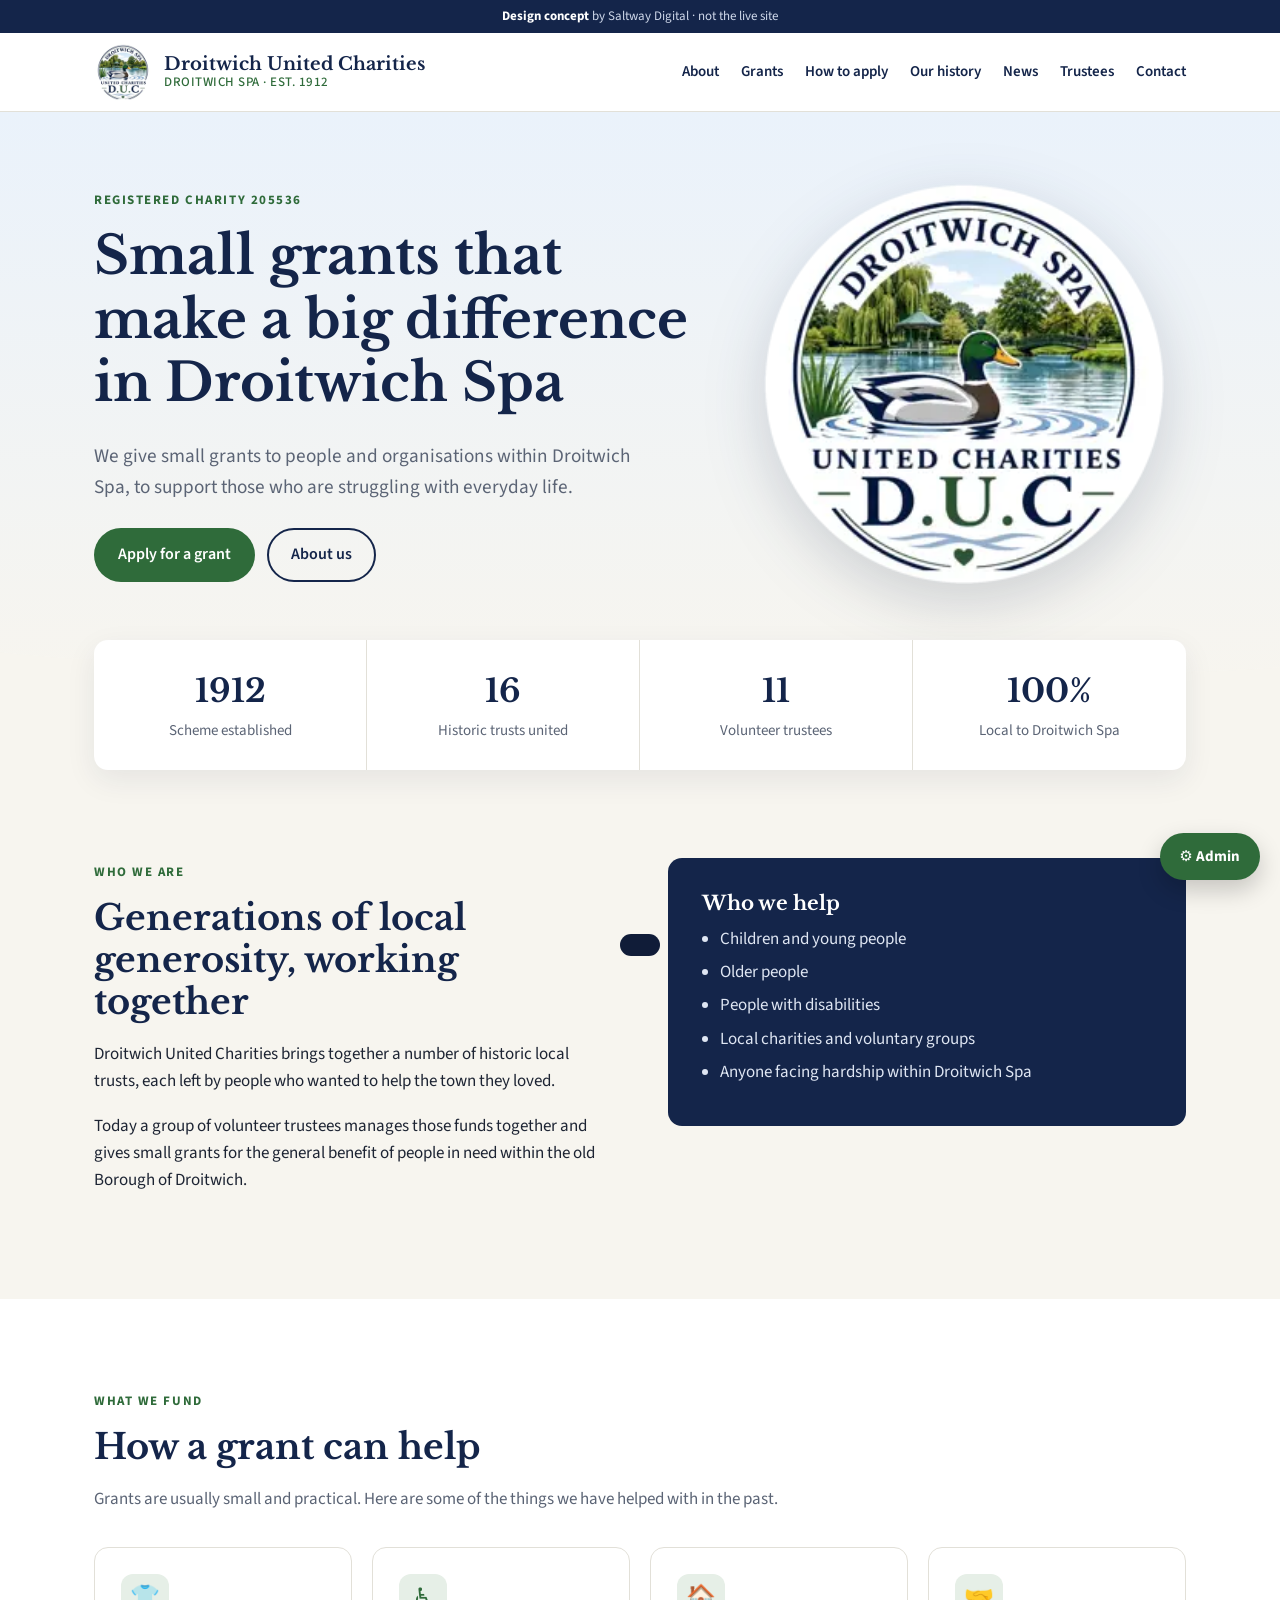
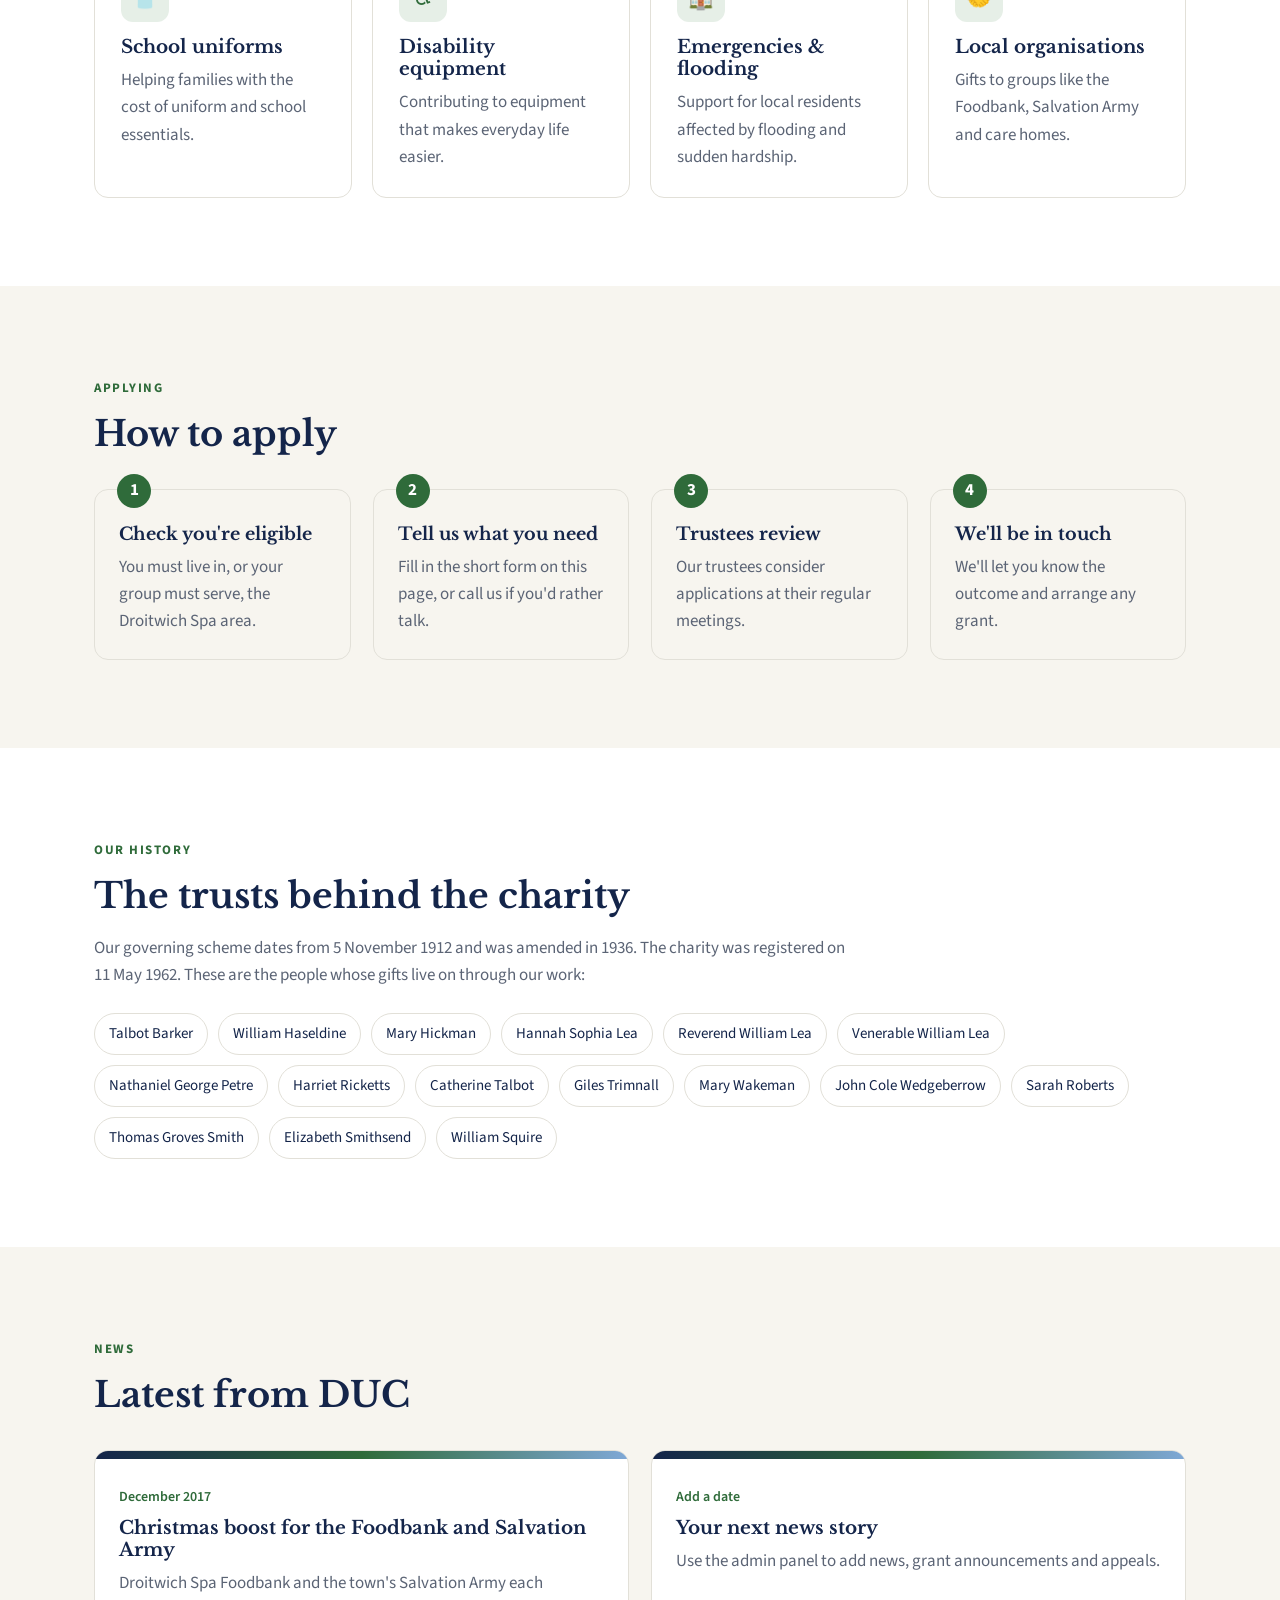
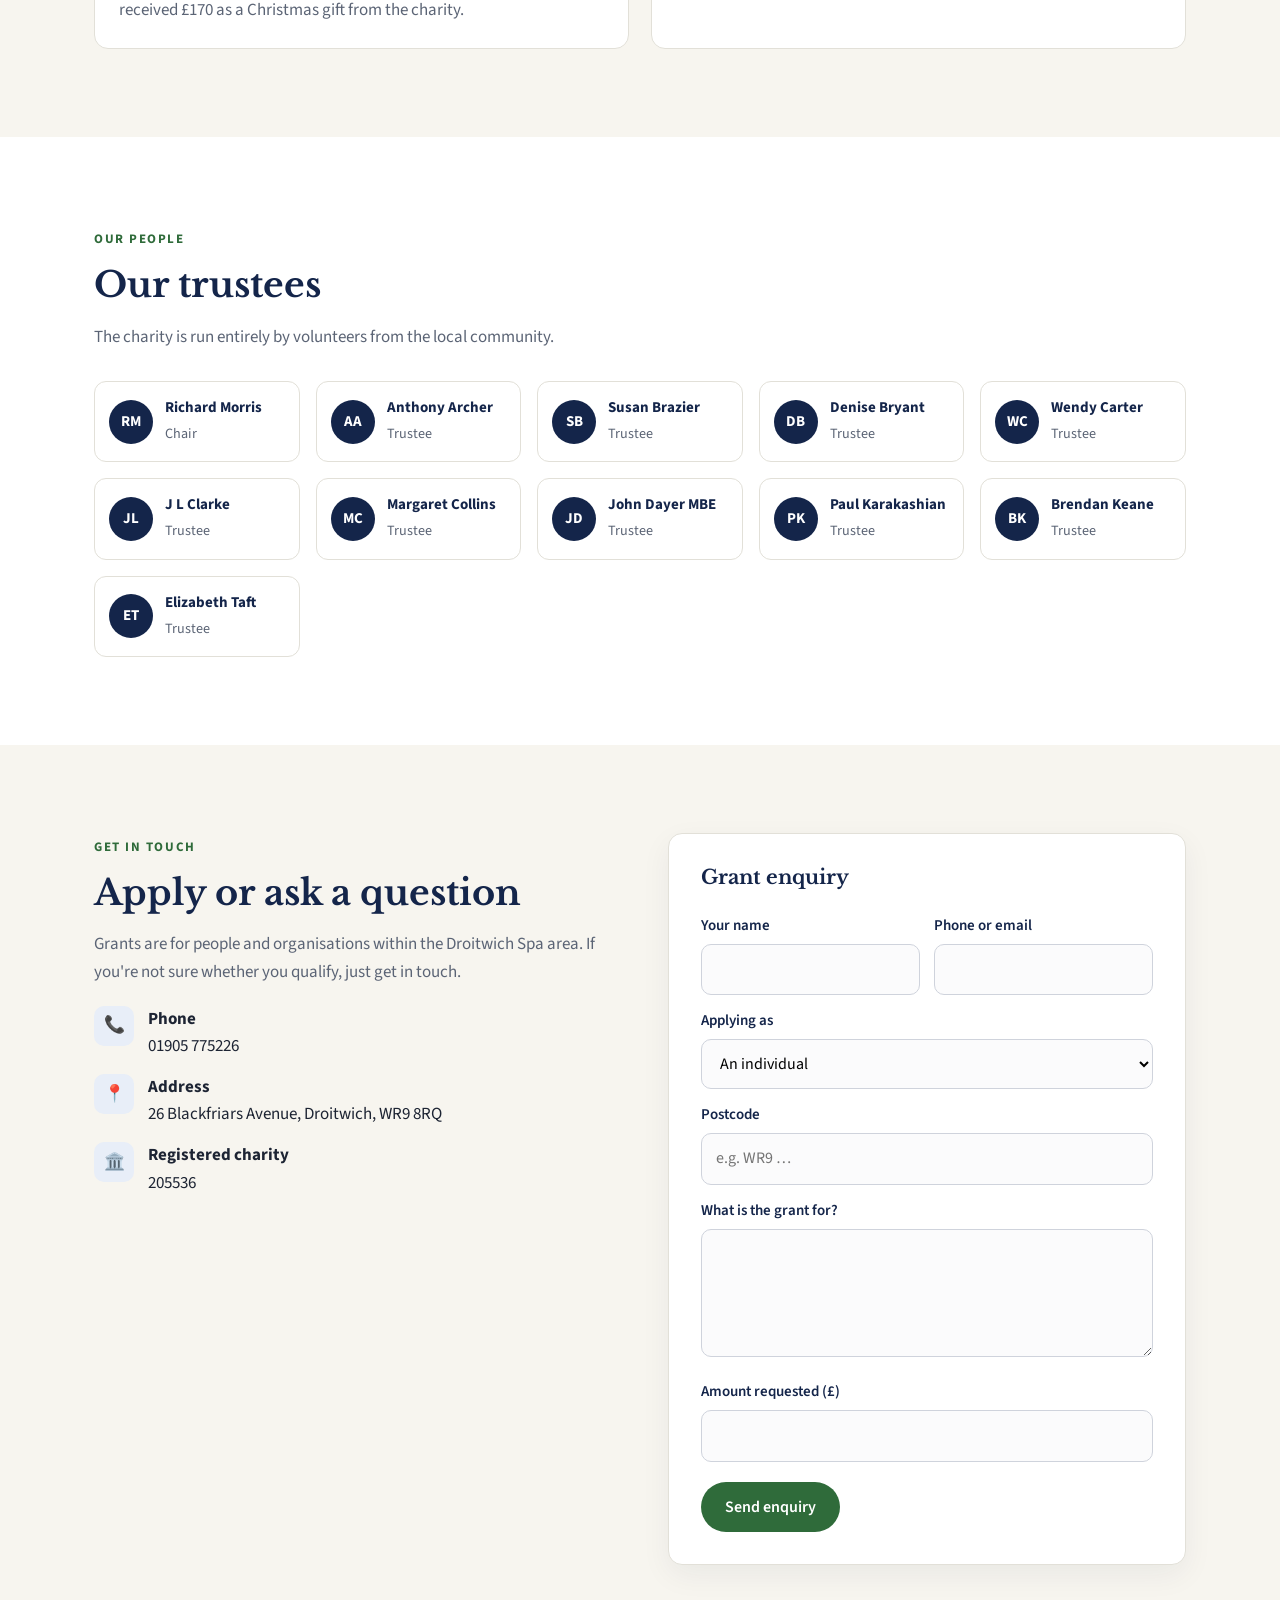
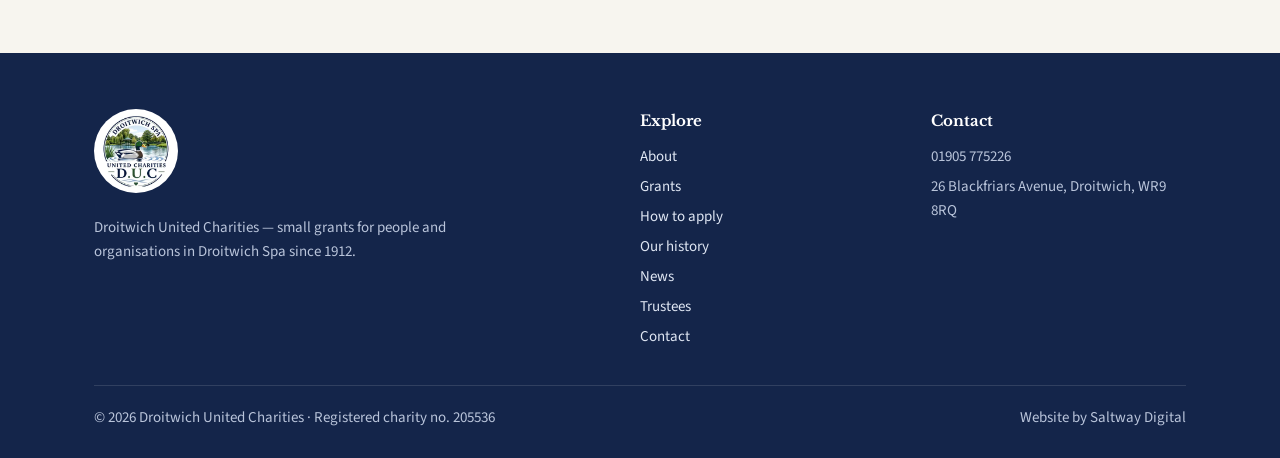
<file: index.html>
<!DOCTYPE html>
<html lang="en-GB">
<head>
<meta charset="utf-8">
<meta name="viewport" content="width=device-width, initial-scale=1">
<title>Droitwich United Charities – Website Mockup</title>
<link rel="preconnect" href="https://fonts.googleapis.com">
<link href="https://fonts.googleapis.com/css2?family=Libre+Baskerville:wght@400;700&family=Source+Sans+3:wght@400;500;600;700&display=swap" rel="stylesheet">
<style>
:root{
  --navy:#14254a; --green:#2f6b3a; --water:#7fa8d6; --cream:#f7f5ef; --ink:#1d2433; --muted:#5b6475;
  --line:#e2e0d8; --white:#fff; --radius:14px;
}
*{box-sizing:border-box}
html{scroll-behavior:smooth}
body{margin:0;font-family:"Source Sans 3",system-ui,sans-serif;color:var(--ink);background:var(--cream);font-size:17px;line-height:1.6}
h1,h2,h3{font-family:"Libre Baskerville",Georgia,serif;color:var(--navy);line-height:1.2;margin:0 0 .5em}
h2{font-size:clamp(1.6rem,3vw,2.2rem)}
a{color:var(--green)}
.wrap{max-width:1140px;margin:0 auto;padding:0 24px}
.btn{display:inline-flex;align-items:center;gap:8px;padding:12px 22px;border-radius:999px;font-weight:600;text-decoration:none;border:2px solid transparent;cursor:pointer;font-size:16px;font-family:inherit;transition:.15s}
.btn-primary{background:var(--green);color:#fff}
.btn-primary:hover{filter:brightness(1.1)}
.btn-ghost{border-color:var(--navy);color:var(--navy);background:transparent}
.btn-ghost:hover{background:var(--navy);color:#fff}
.mock-bar{background:var(--navy);color:#cfd8ea;font-size:13px;text-align:center;padding:6px 12px}
.mock-bar b{color:#fff}
/* header */
header.site{position:sticky;top:0;z-index:20;background:rgba(255,255,255,.96);backdrop-filter:blur(8px);border-bottom:1px solid var(--line)}
header.site .wrap{display:flex;align-items:center;justify-content:space-between;height:78px;gap:20px}
.brand{display:flex;align-items:center;gap:12px;text-decoration:none}
.brand img{width:58px;height:58px;object-fit:contain}
.brand span{font-family:"Libre Baskerville",serif;font-weight:700;color:var(--navy);font-size:18px;line-height:1.15}
.brand small{display:block;font-family:"Source Sans 3",sans-serif;font-weight:500;color:var(--green);font-size:13px;letter-spacing:.04em}
nav.main{display:flex;gap:22px;align-items:center}
nav.main a{color:var(--navy);text-decoration:none;font-weight:600;font-size:15px}
nav.main a:hover{color:var(--green)}
.menu-btn{display:none;background:none;border:0;font-size:26px;color:var(--navy);cursor:pointer}
@media(max-width:900px){nav.main{display:none;position:absolute;top:78px;left:0;right:0;background:#fff;flex-direction:column;padding:16px;border-bottom:1px solid var(--line)}nav.main.open{display:flex}.menu-btn{display:block}}
/* hero */
.hero{position:relative;overflow:hidden;background:linear-gradient(180deg,#eaf2fb 0%,var(--cream) 100%)}
.hero .wrap{display:grid;grid-template-columns:1.15fr .85fr;gap:48px;align-items:center;padding-top:72px;padding-bottom:96px}
.hero h1{font-size:clamp(2rem,4.4vw,3.3rem)}
.hero p.lead{font-size:1.2rem;color:var(--muted);max-width:560px}
.hero .actions{display:flex;gap:12px;flex-wrap:wrap;margin-top:26px}
.hero-badge{justify-self:center;width:100%;max-width:400px;filter:drop-shadow(0 18px 30px rgba(20,37,74,.18))}
.ripple{position:absolute;left:0;right:0;bottom:-2px;height:60px}
.eyebrow{display:inline-block;font-size:13px;font-weight:700;letter-spacing:.12em;text-transform:uppercase;color:var(--green);margin-bottom:14px}
@media(max-width:860px){.hero .wrap{grid-template-columns:1fr;text-align:center}.hero p.lead{margin:0 auto}.hero .actions{justify-content:center}.hero-badge{max-width:260px;grid-row:1}}
/* stats */
.stats{margin-top:-40px;position:relative;z-index:2}
.stats .grid{display:grid;grid-template-columns:repeat(4,1fr);background:#fff;border-radius:var(--radius);box-shadow:0 10px 30px rgba(20,37,74,.08);overflow:hidden}
.stat{padding:26px 20px;text-align:center;border-right:1px solid var(--line)}
.stat:last-child{border-right:0}
.stat b{display:block;font-family:"Libre Baskerville",serif;font-size:2rem;color:var(--navy)}
.stat span{color:var(--muted);font-size:15px}
@media(max-width:760px){.stats .grid{grid-template-columns:1fr 1fr}.stat:nth-child(2){border-right:0}.stat:nth-child(-n+2){border-bottom:1px solid var(--line)}}
section{padding:88px 0}
.two{display:grid;grid-template-columns:1fr 1fr;gap:56px;align-items:start}
@media(max-width:860px){.two{grid-template-columns:1fr;gap:28px}}
.about-card{background:var(--navy);color:#dfe6f3;border-radius:var(--radius);padding:34px}
.about-card h3{color:#fff}
.about-card ul{padding-left:18px;margin:0}
.about-card li{margin:6px 0}
/* cards */
.cards{display:grid;grid-template-columns:repeat(auto-fit,minmax(240px,1fr));gap:20px;margin-top:34px}
.card{background:#fff;border:1px solid var(--line);border-radius:var(--radius);padding:26px;transition:.2s}
.card:hover{transform:translateY(-3px);box-shadow:0 12px 26px rgba(20,37,74,.08)}
.card .ico{width:48px;height:48px;border-radius:12px;background:#e6efe7;color:var(--green);display:grid;place-items:center;font-size:24px;margin-bottom:14px}
.card h3{font-size:1.15rem}
.card p{margin:0;color:var(--muted)}
.bg-white{background:#fff}
/* steps */
.steps{counter-reset:s;display:grid;grid-template-columns:repeat(auto-fit,minmax(220px,1fr));gap:22px;margin-top:34px}
.step{position:relative;padding:28px 24px 24px;border-radius:var(--radius);background:var(--cream);border:1px solid var(--line)}
.step::before{counter-increment:s;content:counter(s);position:absolute;top:-16px;left:22px;width:34px;height:34px;border-radius:50%;background:var(--green);color:#fff;display:grid;place-items:center;font-weight:700}
.step h3{font-size:1.1rem;margin-top:6px}
.step p{margin:0;color:var(--muted)}
/* trusts */
.trusts{display:flex;flex-wrap:wrap;gap:10px;margin-top:24px}
.trusts span{background:#fff;border:1px solid var(--line);padding:8px 14px;border-radius:999px;font-size:15px;color:var(--navy)}
/* news */
.news{display:grid;grid-template-columns:repeat(auto-fit,minmax(280px,1fr));gap:22px;margin-top:34px}
.post{background:#fff;border-radius:var(--radius);overflow:hidden;border:1px solid var(--line);display:flex;flex-direction:column}
.post .top{height:8px;background:linear-gradient(90deg,var(--navy),var(--green),var(--water))}
.post .body{padding:24px}
.post time{font-size:14px;color:var(--green);font-weight:600}
.post h3{font-size:1.15rem;margin-top:6px}
.post p{color:var(--muted);margin:0}
/* trustees */
.people{display:grid;grid-template-columns:repeat(auto-fill,minmax(200px,1fr));gap:16px;margin-top:30px}
.person{display:flex;gap:12px;align-items:center;background:#fff;border:1px solid var(--line);border-radius:12px;padding:14px}
.avatar{flex:none;width:44px;height:44px;border-radius:50%;background:var(--navy);color:#fff;display:grid;place-items:center;font-weight:700;font-size:15px}
.person b{display:block;color:var(--navy);font-size:15px}
.person small{color:var(--muted)}
/* apply form */
.form{background:#fff;border-radius:var(--radius);padding:32px;border:1px solid var(--line);box-shadow:0 10px 30px rgba(20,37,74,.06)}
.form label{display:block;font-weight:600;font-size:15px;color:var(--navy);margin:14px 0 6px}
.form input,.form select,.form textarea{width:100%;padding:12px 14px;border:1px solid #cfd3dc;border-radius:10px;font:inherit;font-size:16px;background:#fbfbfc}
.form input:focus,.form select:focus,.form textarea:focus{outline:2px solid var(--water);border-color:var(--water)}
.form .row{display:grid;grid-template-columns:1fr 1fr;gap:14px}
@media(max-width:600px){.form .row{grid-template-columns:1fr}}
.notice{display:none;margin-top:16px;padding:14px;border-radius:10px;background:#e6efe7;color:var(--green);font-weight:600}
.contact-list{list-style:none;padding:0;margin:20px 0 0}
.contact-list li{display:flex;gap:14px;margin:14px 0;align-items:flex-start}
.contact-list .ico{flex:none;width:40px;height:40px;border-radius:10px;background:#e8eef8;color:var(--navy);display:grid;place-items:center}
/* footer */
footer{background:var(--navy);color:#b9c4da;padding:56px 0 28px;font-size:15px}
footer .grid{display:grid;grid-template-columns:2fr 1fr 1fr;gap:36px}
footer h4{color:#fff;font-family:"Libre Baskerville",serif;margin:0 0 12px}
footer a{color:#dfe6f3;text-decoration:none}
footer .legal{border-top:1px solid rgba(255,255,255,.12);margin-top:36px;padding-top:20px;display:flex;justify-content:space-between;flex-wrap:wrap;gap:12px}
footer img{width:84px;background:#fff;border-radius:50%;padding:4px}
@media(max-width:760px){footer .grid{grid-template-columns:1fr}}
.admin-fab{position:fixed;right:20px;bottom:20px;z-index:40;background:var(--green);color:#fff;border:0;border-radius:999px;padding:13px 20px;font-weight:700;font-size:15px;box-shadow:0 10px 24px rgba(0,0,0,.2);cursor:pointer;font-family:inherit}

/* ===== ADMIN ===== */
#admin{position:fixed;inset:0;z-index:100;background:#f1f3f7;display:none;font-size:15px}
#admin.open{display:grid;grid-template-columns:250px 1fr}
.a-side{background:#101c38;color:#c5cee0;display:flex;flex-direction:column;overflow:auto}
.a-side .a-brand{display:flex;gap:10px;align-items:center;padding:18px;border-bottom:1px solid rgba(255,255,255,.08)}
.a-side .a-brand img{width:40px;background:#fff;border-radius:50%}
.a-side .a-brand b{color:#fff;display:block;font-size:15px}
.a-side button.nav{display:flex;width:100%;text-align:left;gap:10px;align-items:center;background:none;border:0;color:inherit;padding:11px 18px;font:inherit;cursor:pointer;border-left:3px solid transparent}
.a-side button.nav:hover{background:rgba(255,255,255,.05)}
.a-side button.nav.active{background:rgba(255,255,255,.08);color:#fff;border-left-color:#5fb36d}
.a-side .grow{flex:1}
.a-side .foot{padding:14px 18px;border-top:1px solid rgba(255,255,255,.08);display:grid;gap:8px}
.a-main{overflow:auto;display:flex;flex-direction:column}
.a-top{position:sticky;top:0;background:#fff;border-bottom:1px solid #e3e6ec;padding:14px 28px;display:flex;justify-content:space-between;align-items:center;z-index:2;gap:10px;flex-wrap:wrap}
.a-top h2{font-family:"Source Sans 3",sans-serif;font-size:20px;margin:0}
.a-body{padding:28px;max-width:980px;width:100%}
.panel{background:#fff;border:1px solid #e3e6ec;border-radius:12px;padding:22px;margin-bottom:18px}
.panel h3{font-family:"Source Sans 3",sans-serif;font-size:16px;margin-bottom:12px}
.fld{margin-bottom:14px}
.fld label{display:block;font-weight:600;color:#36405a;margin-bottom:5px;font-size:14px}
.fld input,.fld textarea,.fld select{width:100%;padding:9px 12px;border:1px solid #d4d9e3;border-radius:8px;font:inherit}
.fld textarea{min-height:90px;resize:vertical}
.fld input[type=color]{width:56px;height:38px;padding:2px}
.grid2{display:grid;grid-template-columns:1fr 1fr;gap:14px}
.grid3{display:grid;grid-template-columns:repeat(3,1fr);gap:14px}
@media(max-width:800px){#admin.open{grid-template-columns:1fr;grid-template-rows:auto 1fr}.a-side{flex-direction:row;overflow-x:auto}.a-side .a-brand,.a-side .foot,.a-side .grow{display:none}.a-side button.nav{white-space:nowrap;border-left:0;border-bottom:3px solid transparent}.a-side button.nav.active{border-bottom-color:#5fb36d}.grid2,.grid3{grid-template-columns:1fr}}
.item{border:1px solid #e3e6ec;border-radius:10px;padding:14px;margin-bottom:12px;background:#fafbfc}
.item-head{display:flex;justify-content:space-between;align-items:center;margin-bottom:10px;gap:8px}
.item-head b{color:#36405a}
.ibtn{border:1px solid #d4d9e3;background:#fff;border-radius:7px;padding:5px 10px;cursor:pointer;font:inherit;font-size:13px}
.ibtn:hover{background:#f0f2f6}
.ibtn.del{color:#b3261e;border-color:#efc5c2}
.abtn{border:0;border-radius:8px;padding:9px 16px;font:inherit;font-weight:600;cursor:pointer}
.abtn.pri{background:#2f6b3a;color:#fff}
.abtn.sec{background:#e8ebf1;color:#1d2433}
.abtn.dan{background:#fbe9e7;color:#b3261e}
.a-side .abtn{width:100%}
.toggle{display:flex;align-items:center;gap:10px;padding:8px 0;border-bottom:1px solid #eef0f4}
.toggle:last-child{border-bottom:0}
.toggle input{width:18px;height:18px}
.toast{position:fixed;bottom:24px;left:50%;transform:translateX(-50%) translateY(80px);background:#101c38;color:#fff;padding:11px 20px;border-radius:999px;z-index:200;transition:.25s;font-weight:600;font-size:14px}
.toast.show{transform:translateX(-50%) translateY(0)}
.hint{color:#6b7385;font-size:13px;margin-top:4px}
table.apps{width:100%;border-collapse:collapse;font-size:14px}
table.apps th,table.apps td{text-align:left;padding:10px;border-bottom:1px solid #eef0f4;vertical-align:top}
table.apps th{color:#6b7385;font-weight:600}
.pill{display:inline-block;padding:2px 10px;border-radius:999px;font-size:12px;font-weight:700}
.pill.new{background:#e8eef8;color:#14254a}.pill.approved{background:#e6efe7;color:#2f6b3a}.pill.declined{background:#fbe9e7;color:#b3261e}.pill.review{background:#fff4dc;color:#8a5a00}
#login{position:fixed;inset:0;z-index:150;background:rgba(16,28,56,.6);display:none;place-items:center;padding:20px}
#login.open{display:grid}
#login .box{background:#fff;border-radius:16px;padding:30px;width:100%;max-width:380px;text-align:center}
#login img{width:90px}
#login input{width:100%;padding:11px;border:1px solid #d4d9e3;border-radius:8px;font:inherit;margin:14px 0 6px}
.err{color:#b3261e;font-size:14px;min-height:20px}
textarea.code{font-family:ui-monospace,monospace;font-size:12px;min-height:220px}
</style>
</head>
<body>

<div class="mock-bar" id="mockBar"><b>Design concept</b> by Saltway Digital · not the live site</div>

<header class="site">
  <div class="wrap">
    <a href="#top" class="brand"><img data-logo alt="DUC logo"><span data-t="site.shortName"></span></a>
    <nav class="main" id="mainNav"></nav>
    <button class="menu-btn" aria-label="Menu" onclick="document.getElementById('mainNav').classList.toggle('open')">☰</button>
  </div>
</header>

<main id="top">
  <section class="hero" id="s-hero" style="padding:0">
    <div class="wrap">
      <div>
        <span class="eyebrow" data-t="hero.eyebrow"></span>
        <h1 data-t="hero.title"></h1>
        <p class="lead" data-t="hero.text"></p>
        <div class="actions">
          <a class="btn btn-primary" href="#apply" data-t="hero.btn1"></a>
          <a class="btn btn-ghost" href="#about" data-t="hero.btn2"></a>
        </div>
      </div>
      <img class="hero-badge" data-logo alt="Droitwich Spa United Charities badge">
    </div>
    <svg class="ripple" viewBox="0 0 1440 60" preserveAspectRatio="none"><path d="M0 30 C 240 60 480 0 720 30 S 1200 60 1440 30 V60 H0Z" fill="var(--cream)"/></svg>
  </section>

  <div class="stats wrap" id="s-stats"><div class="grid" id="statsGrid"></div></div>

  <section id="about">
    <div class="wrap two">
      <div>
        <span class="eyebrow" data-t="about.eyebrow"></span>
        <h2 data-t="about.title"></h2>
        <div id="aboutText"></div>
      </div>
      <div class="about-card">
        <h3 data-t="about.cardTitle"></h3>
        <ul id="aboutList"></ul>
      </div>
    </div>
  </section>

  <section id="grants" class="bg-white">
    <div class="wrap">
      <span class="eyebrow" data-t="grants.eyebrow"></span>
      <h2 data-t="grants.title"></h2>
      <p data-t="grants.intro" style="max-width:720px;color:var(--muted)"></p>
      <div class="cards" id="grantCards"></div>
    </div>
  </section>

  <section id="how">
    <div class="wrap">
      <span class="eyebrow" data-t="how.eyebrow"></span>
      <h2 data-t="how.title"></h2>
      <div class="steps" id="stepsList"></div>
    </div>
  </section>

  <section id="history" class="bg-white">
    <div class="wrap">
      <span class="eyebrow" data-t="history.eyebrow"></span>
      <h2 data-t="history.title"></h2>
      <p data-t="history.text" style="max-width:760px;color:var(--muted)"></p>
      <div class="trusts" id="trustList"></div>
    </div>
  </section>

  <section id="news">
    <div class="wrap">
      <span class="eyebrow" data-t="news.eyebrow"></span>
      <h2 data-t="news.title"></h2>
      <div class="news" id="newsList"></div>
    </div>
  </section>

  <section id="trustees" class="bg-white">
    <div class="wrap">
      <span class="eyebrow" data-t="trustees.eyebrow"></span>
      <h2 data-t="trustees.title"></h2>
      <p data-t="trustees.intro" style="max-width:720px;color:var(--muted)"></p>
      <div class="people" id="peopleList"></div>
    </div>
  </section>

  <section id="apply">
    <div class="wrap two">
      <div>
        <span class="eyebrow" data-t="apply.eyebrow"></span>
        <h2 data-t="apply.title"></h2>
        <p data-t="apply.text" style="color:var(--muted)"></p>
        <ul class="contact-list" id="contactList"></ul>
      </div>
      <form class="form" id="applyForm">
        <h3 data-t="apply.formTitle"></h3>
        <div class="row">
          <div><label>Your name</label><input name="name" required></div>
          <div><label>Phone or email</label><input name="contact" required></div>
        </div>
        <label>Applying as</label>
        <select name="type"><option>An individual</option><option>On behalf of someone</option><option>A local organisation</option></select>
        <label>Postcode</label><input name="postcode" placeholder="e.g. WR9 …" required>
        <label>What is the grant for?</label><textarea name="purpose" rows="4" required></textarea>
        <label>Amount requested (£)</label><input name="amount" type="number" min="0">
        <div style="margin-top:20px"><button class="btn btn-primary" type="submit" data-t="apply.button"></button></div>
        <div class="notice" id="applyOk" data-t="apply.thanks"></div>
      </form>
    </div>
  </section>
</main>

<footer>
  <div class="wrap">
    <div class="grid">
      <div><img data-logo alt=""><p data-t="footer.text" style="max-width:420px"></p></div>
      <div><h4>Explore</h4><div id="footNav" style="display:grid;gap:6px"></div></div>
      <div><h4>Contact</h4><div id="footContact" style="display:grid;gap:6px"></div></div>
    </div>
    <div class="legal"><span id="legalLine"></span><span data-t="footer.credit"></span></div>
  </div>
</footer>

<button class="admin-fab" onclick="openAdmin()">⚙ Admin</button>

<!-- LOGIN -->
<div id="login"><div class="box">
  <img data-logo alt="">
  <h3 style="font-family:'Source Sans 3';margin-top:10px">Admin sign in</h3>
  <input id="pw" type="password" placeholder="Password" onkeydown="if(event.key==='Enter')doLogin()">
  <div class="err" id="pwErr"></div>
  <div class="hint">Mockup password: <b>duc2026</b> (change it under Settings)</div>
  <div style="display:flex;gap:8px;justify-content:center;margin-top:16px">
    <button class="abtn sec" onclick="closeLogin()">Cancel</button><button class="abtn pri" onclick="doLogin()">Sign in</button>
  </div>
</div></div>

<!-- ADMIN -->
<div id="admin">
  <aside class="a-side">
    <div class="a-brand"><img data-logo alt=""><div><b>DUC Admin</b><small>Website editor</small></div></div>
    <div id="aNav"></div>
    <div class="grow"></div>
    <div class="foot">
      <button class="abtn pri" onclick="closeAdmin()">View site</button>
      <button class="abtn sec" onclick="logout()">Sign out</button>
    </div>
  </aside>
  <div class="a-main">
    <div class="a-top"><h2 id="aTitle"></h2>
      <div style="display:flex;gap:8px"><span class="hint" id="saveState">All changes saved</span><button class="abtn sec" onclick="closeAdmin()">Preview ↗</button></div>
    </div>
    <div class="a-body" id="aBody"></div>
  </div>
</div>
<div class="toast" id="toast"></div>

<script>
const LOGO_DEFAULT = "duc-logo.webp";
const DEFAULTS = {
  settings:{password:"duc2026", showMockBar:true},
  theme:{navy:"#14254a",green:"#2f6b3a",water:"#7fa8d6",cream:"#f7f5ef",headingFont:"Libre Baskerville",bodyFont:"Source Sans 3"},
  logo:"",
  sections:{stats:true,about:true,grants:true,how:true,history:true,news:true,trustees:true,apply:true},
  site:{shortName:"Droitwich United Charities<small>DROITWICH SPA · EST. 1912</small>",charityNo:"205536",phone:"01905 775226",email:"",address:"26 Blackfriars Avenue, Droitwich, WR9 8RQ"},
  nav:[{label:"About",href:"#about"},{label:"Grants",href:"#grants"},{label:"How to apply",href:"#how"},{label:"Our history",href:"#history"},{label:"News",href:"#news"},{label:"Trustees",href:"#trustees"},{label:"Contact",href:"#apply"}],
  hero:{eyebrow:"Registered charity 205536",title:"Small grants that make a big difference in Droitwich Spa",text:"We give small grants to people and organisations within Droitwich Spa, to support those who are struggling with everyday life.",btn1:"Apply for a grant",btn2:"About us"},
  stats:[{value:"1912",label:"Scheme established"},{value:"16",label:"Historic trusts united"},{value:"11",label:"Volunteer trustees"},{value:"100%",label:"Local to Droitwich Spa"}],
  about:{eyebrow:"Who we are",title:"Generations of local generosity, working together",
    text:"Droitwich United Charities brings together a number of historic local trusts, each left by people who wanted to help the town they loved.\n\nToday a group of volunteer trustees manages those funds together and gives small grants for the general benefit of people in need within the old Borough of Droitwich.",
    cardTitle:"Who we help",list:["Children and young people","Older people","People with disabilities","Local charities and voluntary groups","Anyone facing hardship within Droitwich Spa"]},
  grants:{eyebrow:"What we fund",title:"How a grant can help",intro:"Grants are usually small and practical. Here are some of the things we have helped with in the past.",
    items:[{icon:"👕",title:"School uniforms",text:"Helping families with the cost of uniform and school essentials."},
      {icon:"♿",title:"Disability equipment",text:"Contributing to equipment that makes everyday life easier."},
      {icon:"🏠",title:"Emergencies & flooding",text:"Support for local residents affected by flooding and sudden hardship."},
      {icon:"🤝",title:"Local organisations",text:"Gifts to groups like the Foodbank, Salvation Army and care homes."}]},
  how:{eyebrow:"Applying",title:"How to apply",
    steps:[{title:"Check you're eligible",text:"You must live in, or your group must serve, the Droitwich Spa area."},
      {title:"Tell us what you need",text:"Fill in the short form on this page, or call us if you'd rather talk."},
      {title:"Trustees review",text:"Our trustees consider applications at their regular meetings."},
      {title:"We'll be in touch",text:"We'll let you know the outcome and arrange any grant."}]},
  history:{eyebrow:"Our history",title:"The trusts behind the charity",text:"Our governing scheme dates from 5 November 1912 and was amended in 1936. The charity was registered on 11 May 1962. These are the people whose gifts live on through our work:",
    trusts:["Talbot Barker","William Haseldine","Mary Hickman","Hannah Sophia Lea","Reverend William Lea","Venerable William Lea","Nathaniel George Petre","Harriet Ricketts","Catherine Talbot","Giles Trimnall","Mary Wakeman","John Cole Wedgeberrow","Sarah Roberts","Thomas Groves Smith","Elizabeth Smithsend","William Squire"]},
  news:{eyebrow:"News",title:"Latest from DUC",
    items:[{date:"December 2017",title:"Christmas boost for the Foodbank and Salvation Army",text:"Droitwich Spa Foodbank and the town's Salvation Army each received £170 as a Christmas gift from the charity."},
      {date:"Add a date",title:"Your next news story",text:"Use the admin panel to add news, grant announcements and appeals."}]},
  trustees:{eyebrow:"Our people",title:"Our trustees",intro:"The charity is run entirely by volunteers from the local community.",
    people:[{name:"Richard Morris",role:"Chair"},{name:"Anthony Archer",role:"Trustee"},{name:"Susan Brazier",role:"Trustee"},{name:"Denise Bryant",role:"Trustee"},{name:"Wendy Carter",role:"Trustee"},{name:"J L Clarke",role:"Trustee"},{name:"Margaret Collins",role:"Trustee"},{name:"John Dayer MBE",role:"Trustee"},{name:"Paul Karakashian",role:"Trustee"},{name:"Brendan Keane",role:"Trustee"},{name:"Elizabeth Taft",role:"Trustee"}]},
  apply:{eyebrow:"Get in touch",title:"Apply or ask a question",text:"Grants are for people and organisations within the Droitwich Spa area. If you're not sure whether you qualify, just get in touch.",formTitle:"Grant enquiry",button:"Send enquiry",thanks:"Thank you — your enquiry has been received. A trustee will be in touch."},
  footer:{text:"Droitwich United Charities — small grants for people and organisations in Droitwich Spa since 1912.",credit:"Website by Saltway Digital"},
  applications:[]
};
let S;
function load(){try{const r=localStorage.getItem("duc_site");S=r?merge(structuredClone(DEFAULTS),JSON.parse(r)):structuredClone(DEFAULTS);}catch(e){S=structuredClone(DEFAULTS);}}
function merge(a,b){for(const k in b){if(b[k]&&typeof b[k]==="object"&&!Array.isArray(b[k])&&a[k]&&typeof a[k]==="object")merge(a[k],b[k]);else a[k]=b[k];}return a;}
let saveT;function save(){document.getElementById("saveState").textContent="Saving…";clearTimeout(saveT);saveT=setTimeout(()=>{try{localStorage.setItem("duc_site",JSON.stringify(S));document.getElementById("saveState").textContent="All changes saved";}catch(e){document.getElementById("saveState").textContent="Couldn't save in this browser — use Backup";}},300);render();}
const get=(p)=>p.split(".").reduce((o,k)=>o?.[k],S);
const set=(p,v)=>{const ks=p.split(".");let o=S;ks.slice(0,-1).forEach(k=>o=o[k]);o[ks.at(-1)]=v;};
const esc=s=>String(s??"").replace(/[&<>"]/g,c=>({"&":"&amp;","<":"&lt;",">":"&gt;",'"':"&quot;"}[c]));
const allowSmall=s=>esc(s).replace(/&lt;small&gt;/g,"<small>").replace(/&lt;\/small&gt;/g,"</small>");
const initials=n=>n.split(/\s+/).filter(w=>/^[A-Za-z]/.test(w)&&w!=="MBE").map(w=>w[0]).slice(0,2).join("").toUpperCase();

function render(){
  const r=document.documentElement.style,t=S.theme;
  r.setProperty("--navy",t.navy);r.setProperty("--green",t.green);r.setProperty("--water",t.water);r.setProperty("--cream",t.cream);
  document.querySelectorAll("main h1,main h2,main h3,.brand span,footer h4").forEach(e=>e.style.fontFamily=`"${t.headingFont}",Georgia,serif`);
  document.body.style.fontFamily=`"${t.bodyFont}",system-ui,sans-serif`;
  document.querySelectorAll("[data-logo]").forEach(i=>i.src=S.logo||LOGO_DEFAULT);
  document.querySelectorAll("[data-t]").forEach(e=>{const v=get(e.dataset.t);e.innerHTML=e.dataset.t==="site.shortName"?allowSmall(v):esc(v);});
  document.getElementById("mockBar").style.display=S.settings.showMockBar?"":"none";
  for(const k in S.sections){const el=document.getElementById(k==="stats"?"s-stats":k);if(el)el.style.display=S.sections[k]?"":"none";}
  const navHtml=S.nav.map(n=>`<a href="${esc(n.href)}">${esc(n.label)}</a>`).join("");
  document.getElementById("mainNav").innerHTML=navHtml;document.getElementById("footNav").innerHTML=navHtml;
  document.getElementById("statsGrid").innerHTML=S.stats.map(s=>`<div class="stat"><b>${esc(s.value)}</b><span>${esc(s.label)}</span></div>`).join("");
  document.getElementById("aboutText").innerHTML=S.about.text.split(/\n\s*\n/).map(p=>`<p>${esc(p)}</p>`).join("");
  document.getElementById("aboutList").innerHTML=S.about.list.map(l=>`<li>${esc(l)}</li>`).join("");
  document.getElementById("grantCards").innerHTML=S.grants.items.map(g=>`<div class="card"><div class="ico">${esc(g.icon)}</div><h3>${esc(g.title)}</h3><p>${esc(g.text)}</p></div>`).join("");
  document.getElementById("stepsList").innerHTML=S.how.steps.map(s=>`<div class="step"><h3>${esc(s.title)}</h3><p>${esc(s.text)}</p></div>`).join("");
  document.getElementById("trustList").innerHTML=S.history.trusts.map(t=>`<span>${esc(t)}</span>`).join("");
  document.getElementById("newsList").innerHTML=S.news.items.map(n=>`<article class="post"><div class="top"></div><div class="body"><time>${esc(n.date)}</time><h3>${esc(n.title)}</h3><p>${esc(n.text)}</p></div></article>`).join("");
  document.getElementById("peopleList").innerHTML=S.trustees.people.map(p=>`<div class="person"><div class="avatar">${esc(initials(p.name))}</div><div><b>${esc(p.name)}</b><small>${esc(p.role)}</small></div></div>`).join("");
  const c=S.site,ci=[["📞","Phone",c.phone],["✉️","Email",c.email],["📍","Address",c.address],["🏛️","Registered charity",c.charityNo]].filter(x=>x[2]);
  document.getElementById("contactList").innerHTML=ci.map(x=>`<li><span class="ico">${x[0]}</span><div><b>${x[1]}</b><br>${esc(x[2])}</div></li>`).join("");
  document.getElementById("footContact").innerHTML=[c.phone,c.email,c.address].filter(Boolean).map(esc).map(s=>`<span>${s}</span>`).join("");
  document.getElementById("legalLine").textContent=`© ${new Date().getFullYear()} Droitwich United Charities · Registered charity no. ${c.charityNo}`;
}

document.getElementById("applyForm").addEventListener("submit",e=>{
  e.preventDefault();const f=new FormData(e.target),o=Object.fromEntries(f);o.date=new Date().toLocaleDateString("en-GB");o.status="new";o.id=Date.now();
  S.applications.unshift(o);save();e.target.reset();const n=document.getElementById("applyOk");n.style.display="block";setTimeout(()=>n.style.display="none",6000);
});

/* ===== Admin ===== */
let authed=false,cur="dashboard";
function openAdmin(){if(authed){showAdmin();}else{document.getElementById("login").classList.add("open");setTimeout(()=>document.getElementById("pw").focus(),50);}}
function closeLogin(){document.getElementById("login").classList.remove("open");document.getElementById("pwErr").textContent="";}
function doLogin(){const p=document.getElementById("pw");if(p.value===S.settings.password){authed=true;p.value="";closeLogin();showAdmin();}else{document.getElementById("pwErr").textContent="Incorrect password";}}
function logout(){authed=false;closeAdmin();}
function showAdmin(){document.getElementById("admin").classList.add("open");document.body.style.overflow="hidden";renderAdmin();}
function closeAdmin(){document.getElementById("admin").classList.remove("open");document.body.style.overflow="";}
function toast(m){const t=document.getElementById("toast");t.textContent=m;t.classList.add("show");setTimeout(()=>t.classList.remove("show"),2200);}

const PAGES=[
 ["dashboard","📊","Dashboard"],["applications","📥","Enquiries"],["branding","🎨","Branding & colours"],["general","🏛️","Charity details"],["navigation","🧭","Menu"],["sections","👁️","Show / hide sections"],
 ["hero","🌊","Hero banner"],["stats","🔢","Key figures"],["about","ℹ️","About"],["grants","💷","Grants"],["how","📝","How to apply"],["history","📜","History & trusts"],
 ["news","📰","News"],["trustees","👥","Trustees"],["apply","✉️","Contact & form"],["footer","⬇️","Footer"],["settings","🔐","Settings & backup"]];

function fld(path,label,type="text",hint=""){const v=get(path)??"";const id="f_"+path.replace(/\./g,"_");
  const input=type==="textarea"?`<textarea id="${id}" oninput="upd('${path}',this.value)">${esc(v)}</textarea>`
   :`<input id="${id}" type="${type}" value="${esc(v)}" oninput="upd('${path}',this.value)">`;
  return `<div class="fld"><label for="${id}">${label}</label>${input}${hint?`<div class="hint">${hint}</div>`:""}</div>`;}
function upd(p,v){set(p,v);save();}

/* generic list editor */
function listEd(path,fields,newItem,titleKey){const arr=get(path);
  const items=arr.map((it,i)=>{const isStr=typeof it==="string";
    const inner=isStr?`<div class="fld"><input value="${esc(it)}" oninput="updItem('${path}',${i},null,this.value)"></div>`
      :fields.map(([k,l,t])=>`<div class="fld"><label>${l}</label>${t==="textarea"?`<textarea oninput="updItem('${path}',${i},'${k}',this.value)">${esc(it[k])}</textarea>`:`<input value="${esc(it[k])}" oninput="updItem('${path}',${i},'${k}',this.value)">`}</div>`).join("");
    return `<div class="item"><div class="item-head"><b>${isStr?"#"+(i+1):esc(it[titleKey]||"Item "+(i+1))}</b><div style="display:flex;gap:6px">
      <button class="ibtn" onclick="mv('${path}',${i},-1)" ${i===0?"disabled":""}>↑</button><button class="ibtn" onclick="mv('${path}',${i},1)" ${i===arr.length-1?"disabled":""}>↓</button>
      <button class="ibtn del" onclick="rm('${path}',${i})">Remove</button></div></div>${inner}</div>`;}).join("");
  return items+`<button class="abtn sec" onclick='addItem("${path}",${JSON.stringify(newItem)})'>+ Add</button>`;}
function updItem(p,i,k,v){const a=get(p);if(k===null)a[i]=v;else a[i][k]=v;save();}
function mv(p,i,d){const a=get(p);[a[i],a[i+d]]=[a[i+d],a[i]];save();renderAdmin();}
function rm(p,i){get(p).splice(i,1);save();renderAdmin();toast("Removed");}
function addItem(p,n){get(p).push(structuredClone(n));save();renderAdmin();}
const panel=(t,h)=>`<div class="panel"><h3>${t}</h3>${h}</div>`;

function renderAdmin(){
  document.getElementById("aNav").innerHTML=PAGES.map(([k,i,l])=>`<button class="nav ${k===cur?"active":""}" onclick="cur='${k}';renderAdmin()">${i} ${l}${k==="applications"&&S.applications.filter(a=>a.status==="new").length?` <span class="pill new" style="margin-left:auto">${S.applications.filter(a=>a.status==="new").length}</span>`:""}</button>`).join("");
  document.getElementById("aTitle").textContent=PAGES.find(p=>p[0]===cur)[2];
  const B=document.getElementById("aBody");let h="";
  switch(cur){
   case "dashboard":{const a=S.applications;h=`<div class="grid3">${[["Enquiries",a.length],["Awaiting review",a.filter(x=>x.status==="new"||x.status==="review").length],["News posts",S.news.items.length]].map(([l,v])=>`<div class="panel" style="text-align:center"><div style="font-size:30px;font-weight:700;color:#14254a">${v}</div><div class="hint">${l}</div></div>`).join("")}</div>`+
     panel("Quick links",`<div style="display:flex;flex-wrap:wrap;gap:8px">${PAGES.slice(1).map(([k,i,l])=>`<button class="abtn sec" onclick="cur='${k}';renderAdmin()">${i} ${l}</button>`).join("")}</div>`)+
     panel("About this mockup",`<p style="margin:0">Every word, colour, image and list on the site can be changed here and appears straight away. Changes are kept in this browser; use <b>Settings & backup</b> to copy the content out or load it on another device.</p>`);break;}
   case "applications":{const a=S.applications;h=panel("Grant enquiries",a.length?`<table class="apps"><tr><th>Date</th><th>Applicant</th><th>Request</th><th>Status</th><th></th></tr>${a.map((x,i)=>`<tr><td>${esc(x.date)}</td><td><b>${esc(x.name)}</b><br><span class="hint">${esc(x.contact)} · ${esc(x.postcode)}<br>${esc(x.type)}</span></td><td>${esc(x.purpose)}${x.amount?`<br><b>£${esc(x.amount)}</b>`:""}</td><td><select onchange="S.applications[${i}].status=this.value;save();renderAdmin()">${["new","review","approved","declined"].map(s=>`<option ${x.status===s?"selected":""}>${s}</option>`).join("")}</select><br><span class="pill ${x.status}" style="margin-top:6px">${x.status}</span></td><td><button class="ibtn del" onclick="rm('applications',${i})">Delete</button></td></tr>`).join("")}</table>`:`<p class="hint">No enquiries yet. Submit the form on the site to see one appear here.</p>`);break;}
   case "branding":h=panel("Logo",`<div style="display:flex;gap:18px;align-items:center;flex-wrap:wrap"><img src="${S.logo||LOGO_DEFAULT}" style="width:110px;border:1px solid #eee;border-radius:12px;padding:6px"><div><input type="file" accept="image/*" onchange="upLogo(this)"><div class="hint">PNG or SVG with a transparent background works best.</div>${S.logo?`<button class="abtn sec" style="margin-top:8px" onclick="S.logo='';save();renderAdmin()">Restore original logo</button>`:""}</div></div>`)+
     panel("Colours",`<div class="grid2">${[["navy","Main (navy)"],["green","Accent (green)"],["water","Highlight (water blue)"],["cream","Page background"]].map(([k,l])=>`<div class="fld"><label>${l}</label><div style="display:flex;gap:8px;align-items:center"><input type="color" value="${S.theme[k]}" oninput="upd('theme.${k}',this.value);this.nextElementSibling.value=this.value"><input value="${S.theme[k]}" oninput="upd('theme.${k}',this.value)" style="max-width:120px"></div></div>`).join("")}</div><button class="abtn sec" onclick="S.theme={...DEFAULTS.theme};save();renderAdmin()">Reset to logo colours</button>`)+
     panel("Fonts",`<div class="grid2"><div class="fld"><label>Headings</label><select onchange="upd('theme.headingFont',this.value)">${["Libre Baskerville","Source Sans 3","Georgia"].map(f=>`<option ${S.theme.headingFont===f?"selected":""}>${f}</option>`).join("")}</select></div><div class="fld"><label>Body text</label><select onchange="upd('theme.bodyFont',this.value)">${["Source Sans 3","Libre Baskerville","Georgia"].map(f=>`<option ${S.theme.bodyFont===f?"selected":""}>${f}</option>`).join("")}</select></div></div>`);break;
   case "general":h=panel("Charity details",fld("site.shortName","Header name","text","Text inside &lt;small&gt;…&lt;/small&gt; shows as the small strapline.")+`<div class="grid2">`+fld("site.charityNo","Charity number")+fld("site.phone","Phone")+fld("site.email","Email","email","Leave blank to hide")+fld("site.address","Address")+`</div>`);break;
   case "navigation":h=panel("Menu links",listEd("nav",[["label","Label"],["href","Link (e.g. #grants or https://…)"]],{label:"New link",href:"#"},"label"));break;
   case "sections":h=panel("Visible sections",Object.keys(S.sections).map(k=>`<label class="toggle"><input type="checkbox" ${S.sections[k]?"checked":""} onchange="S.sections['${k}']=this.checked;save()"> ${PAGES.find(p=>p[0]===k)?.[2]||k}</label>`).join(""));break;
   case "hero":h=panel("Hero banner",fld("hero.eyebrow","Small label")+fld("hero.title","Headline")+fld("hero.text","Intro text","textarea")+`<div class="grid2">`+fld("hero.btn1","Main button")+fld("hero.btn2","Second button")+`</div>`);break;
   case "stats":h=panel("Key figures",listEd("stats",[["value","Figure"],["label","Label"]],{value:"0",label:"New figure"},"label"));break;
   case "about":h=panel("Text",fld("about.eyebrow","Small label")+fld("about.title","Heading")+fld("about.text","Body","textarea","Leave a blank line between paragraphs."))+panel("Side panel",fld("about.cardTitle","Panel heading")+listEd("about.list",[],"New line"));break;
   case "grants":h=panel("Intro",fld("grants.eyebrow","Small label")+fld("grants.title","Heading")+fld("grants.intro","Intro","textarea"))+panel("Grant types",listEd("grants.items",[["icon","Icon (emoji)"],["title","Title"],["text","Description","textarea"]],{icon:"⭐",title:"New grant type",text:""},"title"));break;
   case "how":h=panel("Intro",fld("how.eyebrow","Small label")+fld("how.title","Heading"))+panel("Steps",listEd("how.steps",[["title","Step title"],["text","Description","textarea"]],{title:"New step",text:""},"title"));break;
   case "history":h=panel("Text",fld("history.eyebrow","Small label")+fld("history.title","Heading")+fld("history.text","Body","textarea"))+panel("Trusts",listEd("history.trusts",[],"New trust"));break;
   case "news":h=panel("Intro",fld("news.eyebrow","Small label")+fld("news.title","Heading"))+panel("Posts (top shows first)",listEd("news.items",[["date","Date"],["title","Headline"],["text","Story","textarea"]],{date:new Date().toLocaleDateString("en-GB",{month:"long",year:"numeric"}),title:"New story",text:""},"title"));break;
   case "trustees":h=panel("Intro",fld("trustees.eyebrow","Small label")+fld("trustees.title","Heading")+fld("trustees.intro","Intro","textarea"))+panel("People",listEd("trustees.people",[["name","Name"],["role","Role"]],{name:"New trustee",role:"Trustee"},"name"));break;
   case "apply":h=panel("Contact section",fld("apply.eyebrow","Small label")+fld("apply.title","Heading")+fld("apply.text","Text","textarea"))+panel("Form",fld("apply.formTitle","Form heading")+fld("apply.button","Button text")+fld("apply.thanks","Thank-you message","textarea"));break;
   case "footer":h=panel("Footer",fld("footer.text","Footer text","textarea")+fld("footer.credit","Credit line"))+panel("Mockup banner",`<label class="toggle"><input type="checkbox" ${S.settings.showMockBar?"checked":""} onchange="S.settings.showMockBar=this.checked;save()"> Show “Design concept” bar at top of page</label>`);break;
   case "settings":h=panel("Admin password",fld("settings.password","Password","text","Mockup only — real sign-in would be server-side on the live site."))+
     panel("Backup & move content",`<p class="hint" style="margin-top:0">Copy this to keep a backup or move your edits to another browser. Paste content in and press Load to restore.</p><textarea class="code" id="jsonBox">${esc(JSON.stringify({...S,logo:S.logo?"(custom logo – kept in this browser)":""},null,2))}</textarea><div style="display:flex;gap:8px;margin-top:10px;flex-wrap:wrap"><button class="abtn sec" onclick="copyJson()">Copy</button><button class="abtn pri" onclick="loadJson()">Load</button></div>`)+
     panel("Reset",`<button class="abtn dan" onclick="if(document.getElementById('rc').value==='RESET'){S=structuredClone(DEFAULTS);save();renderAdmin();toast('Site reset')}else toast('Type RESET first')">Reset everything to default</button> <input id="rc" placeholder="Type RESET" style="padding:8px;border:1px solid #d4d9e3;border-radius:8px;margin-left:8px">`);break;
  }
  B.innerHTML=h;
}
function upLogo(inp){const f=inp.files[0];if(!f)return;const r=new FileReader();r.onload=()=>{S.logo=r.result;save();renderAdmin();toast("Logo updated");};r.readAsDataURL(f);}
function copyJson(){navigator.clipboard.writeText(document.getElementById("jsonBox").value).then(()=>toast("Copied"),()=>{document.getElementById("jsonBox").select();toast("Press Ctrl+C to copy");});}
function loadJson(){try{const o=JSON.parse(document.getElementById("jsonBox").value);const logo=S.logo;S=merge(structuredClone(DEFAULTS),o);if(typeof S.logo!=="string"||!S.logo.startsWith("data:"))S.logo=logo;save();renderAdmin();toast("Content loaded");}catch(e){toast("That doesn't look like valid content");}}

load();render();
</script>
</body>
</html>
</file>
